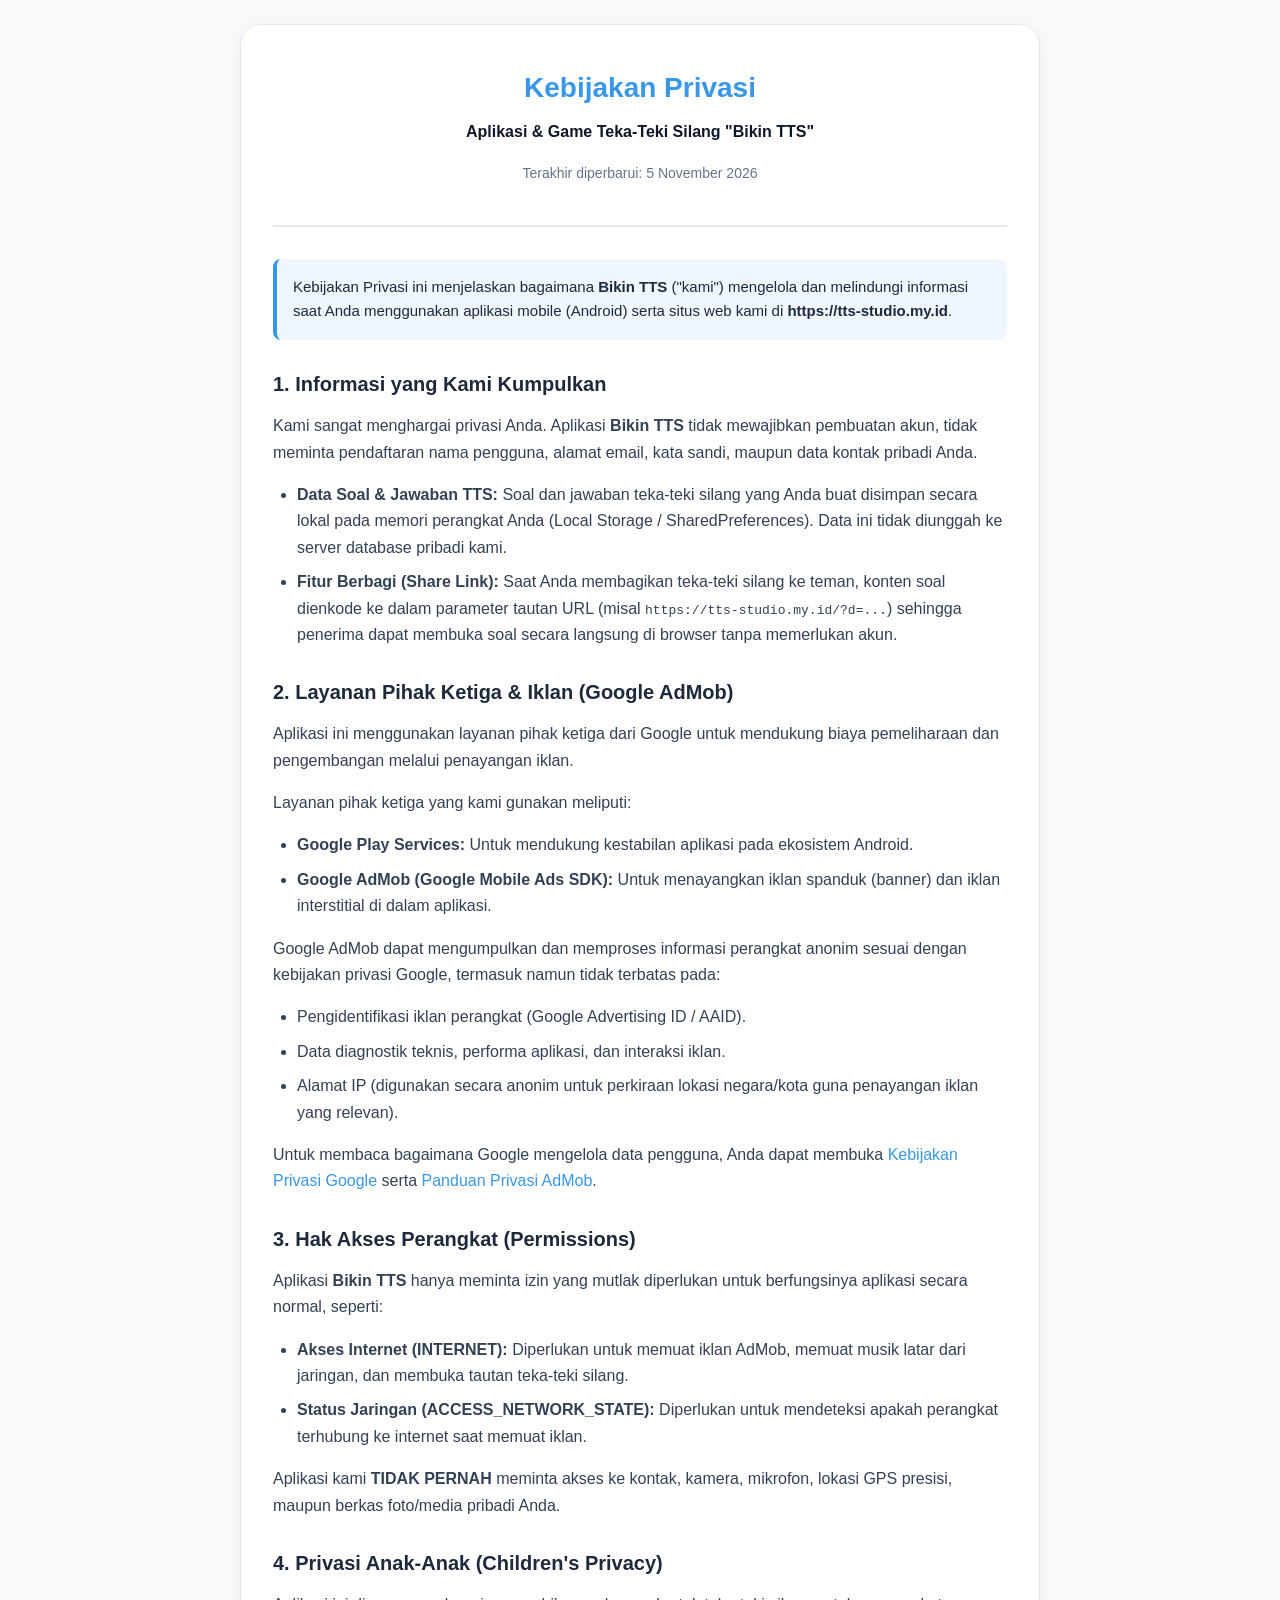
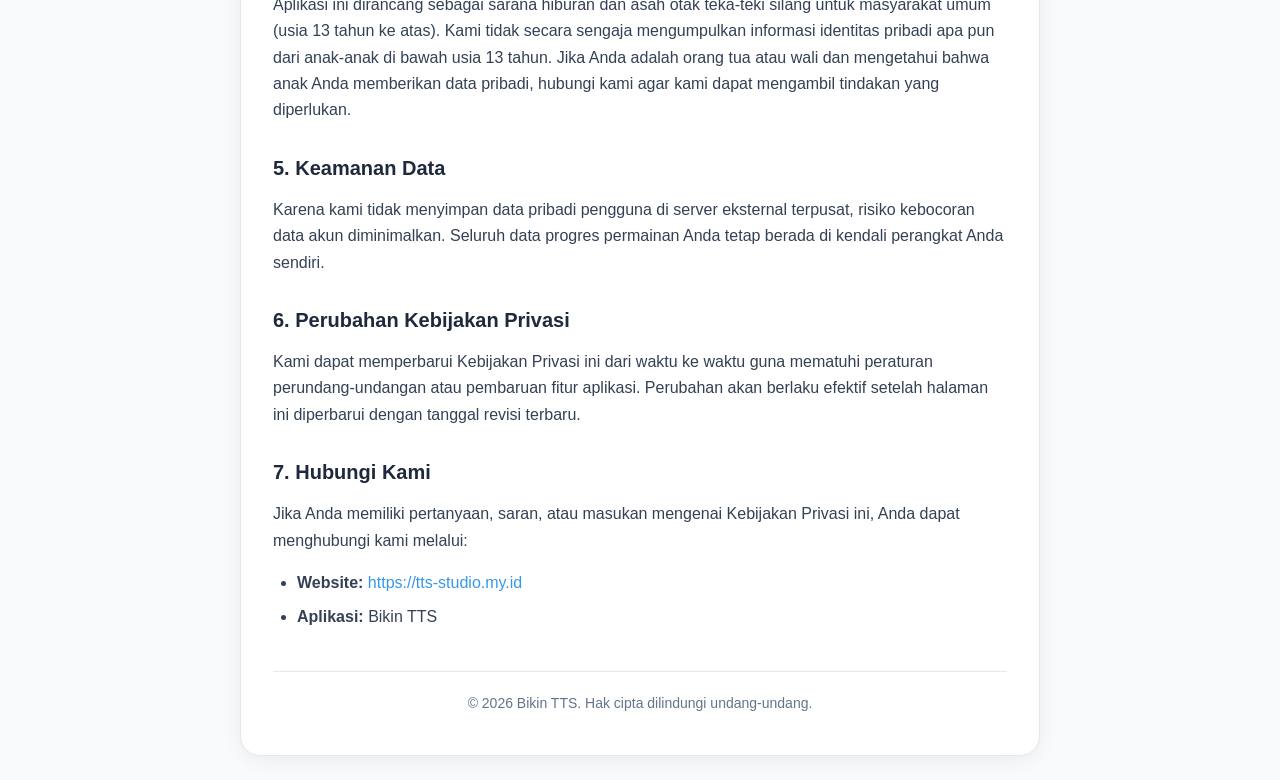
<file: privacy.html>
<!DOCTYPE html>
<html lang="id">
<head>
  <meta charset="UTF-8">
  <meta name="viewport" content="width=device-width, initial-scale=1.0">
  <title>Kebijakan Privasi - Bikin TTS</title>
  <link rel="icon" type="image/png" href="favicon.png"/>
  <style>
    :root {
      --primary: #3897E6;
      --primary-dark: #1E40AF;
      --bg: #F8FAFC;
      --card-bg: #FFFFFF;
      --text: #1E293B;
      --text-muted: #64748B;
      --border: #E2E8F0;
    }
    * {
      box-sizing: border-box;
      margin: 0;
      padding: 0;
    }
    body {
      font-family: -apple-system, BlinkMacSystemFont, "Segoe UI", Roboto, Helvetica, Arial, sans-serif;
      background-color: var(--bg);
      color: var(--text);
      line-height: 1.65;
      padding: 24px 16px;
    }
    .container {
      max-width: 800px;
      margin: 0 auto;
      background: var(--card-bg);
      padding: 40px 32px;
      border-radius: 20px;
      box-shadow: 0 4px 20px rgba(0,0,0,0.06);
      border: 1px solid var(--border);
    }
    .header {
      text-align: center;
      margin-bottom: 32px;
      padding-bottom: 24px;
      border-bottom: 2px solid var(--border);
    }
    h1 {
      color: var(--primary);
      font-size: 28px;
      margin-bottom: 8px;
    }
    .updated {
      color: var(--text-muted);
      font-size: 14px;
    }
    h2 {
      font-size: 20px;
      color: var(--text);
      margin-top: 28px;
      margin-bottom: 12px;
      display: flex;
      align-items: center;
      gap: 8px;
    }
    p, ul {
      margin-bottom: 16px;
      color: #334155;
    }
    ul {
      padding-left: 24px;
    }
    li {
      margin-bottom: 8px;
    }
    a {
      color: var(--primary);
      text-decoration: none;
      font-weight: 500;
    }
    a:hover {
      text-decoration: underline;
    }
    .note-box {
      background: #EFF6FF;
      border-left: 4px solid var(--primary);
      padding: 16px;
      border-radius: 8px;
      margin: 20px 0;
      font-size: 15px;
    }
    .footer {
      text-align: center;
      margin-top: 40px;
      padding-top: 20px;
      border-top: 1px solid var(--border);
      color: var(--text-muted);
      font-size: 14px;
    }
  </style>
</head>
<body>
  <div class="container">
    <div class="header">
      <h1>Kebijakan Privasi</h1>
      <p style="font-weight: 600; color: #0F172A;">Aplikasi & Game Teka-Teki Silang "Bikin TTS"</p>
      <p class="updated">Terakhir diperbarui: 5 November 2026</p>
    </div>

    <div class="note-box">
      Kebijakan Privasi ini menjelaskan bagaimana <strong>Bikin TTS</strong> ("kami") mengelola dan melindungi informasi saat Anda menggunakan aplikasi mobile (Android) serta situs web kami di <strong>https://tts-studio.my.id</strong>.
    </div>

    <h2>1. Informasi yang Kami Kumpulkan</h2>
    <p>Kami sangat menghargai privasi Anda. Aplikasi <strong>Bikin TTS</strong> tidak mewajibkan pembuatan akun, tidak meminta pendaftaran nama pengguna, alamat email, kata sandi, maupun data kontak pribadi Anda.</p>
    <ul>
      <li><strong>Data Soal & Jawaban TTS:</strong> Soal dan jawaban teka-teki silang yang Anda buat disimpan secara lokal pada memori perangkat Anda (Local Storage / SharedPreferences). Data ini tidak diunggah ke server database pribadi kami.</li>
      <li><strong>Fitur Berbagi (Share Link):</strong> Saat Anda membagikan teka-teki silang ke teman, konten soal dienkode ke dalam parameter tautan URL (misal <code>https://tts-studio.my.id/?d=...</code>) sehingga penerima dapat membuka soal secara langsung di browser tanpa memerlukan akun.</li>
    </ul>

    <h2>2. Layanan Pihak Ketiga & Iklan (Google AdMob)</h2>
    <p>Aplikasi ini menggunakan layanan pihak ketiga dari Google untuk mendukung biaya pemeliharaan dan pengembangan melalui penayangan iklan.</p>
    <p>Layanan pihak ketiga yang kami gunakan meliputi:</p>
    <ul>
      <li><strong>Google Play Services:</strong> Untuk mendukung kestabilan aplikasi pada ekosistem Android.</li>
      <li><strong>Google AdMob (Google Mobile Ads SDK):</strong> Untuk menayangkan iklan spanduk (banner) dan iklan interstitial di dalam aplikasi.</li>
    </ul>
    <p>Google AdMob dapat mengumpulkan dan memproses informasi perangkat anonim sesuai dengan kebijakan privasi Google, termasuk namun tidak terbatas pada:</p>
    <ul>
      <li>Pengidentifikasi iklan perangkat (Google Advertising ID / AAID).</li>
      <li>Data diagnostik teknis, performa aplikasi, dan interaksi iklan.</li>
      <li>Alamat IP (digunakan secara anonim untuk perkiraan lokasi negara/kota guna penayangan iklan yang relevan).</li>
    </ul>
    <p>Untuk membaca bagaimana Google mengelola data pengguna, Anda dapat membuka <a href="https://policies.google.com/privacy" target="_blank" rel="noopener">Kebijakan Privasi Google</a> serta <a href="https://support.google.com/admob/answer/6128543" target="_blank" rel="noopener">Panduan Privasi AdMob</a>.</p>

    <h2>3. Hak Akses Perangkat (Permissions)</h2>
    <p>Aplikasi <strong>Bikin TTS</strong> hanya meminta izin yang mutlak diperlukan untuk berfungsinya aplikasi secara normal, seperti:</p>
    <ul>
      <li><strong>Akses Internet (INTERNET):</strong> Diperlukan untuk memuat iklan AdMob, memuat musik latar dari jaringan, dan membuka tautan teka-teki silang.</li>
      <li><strong>Status Jaringan (ACCESS_NETWORK_STATE):</strong> Diperlukan untuk mendeteksi apakah perangkat terhubung ke internet saat memuat iklan.</li>
    </ul>
    <p>Aplikasi kami <strong>TIDAK PERNAH</strong> meminta akses ke kontak, kamera, mikrofon, lokasi GPS presisi, maupun berkas foto/media pribadi Anda.</p>

    <h2>4. Privasi Anak-Anak (Children's Privacy)</h2>
    <p>Aplikasi ini dirancang sebagai sarana hiburan dan asah otak teka-teki silang untuk masyarakat umum (usia 13 tahun ke atas). Kami tidak secara sengaja mengumpulkan informasi identitas pribadi apa pun dari anak-anak di bawah usia 13 tahun. Jika Anda adalah orang tua atau wali dan mengetahui bahwa anak Anda memberikan data pribadi, hubungi kami agar kami dapat mengambil tindakan yang diperlukan.</p>

    <h2>5. Keamanan Data</h2>
    <p>Karena kami tidak menyimpan data pribadi pengguna di server eksternal terpusat, risiko kebocoran data akun diminimalkan. Seluruh data progres permainan Anda tetap berada di kendali perangkat Anda sendiri.</p>

    <h2>6. Perubahan Kebijakan Privasi</h2>
    <p>Kami dapat memperbarui Kebijakan Privasi ini dari waktu ke waktu guna mematuhi peraturan perundang-undangan atau pembaruan fitur aplikasi. Perubahan akan berlaku efektif setelah halaman ini diperbarui dengan tanggal revisi terbaru.</p>

    <h2>7. Hubungi Kami</h2>
    <p>Jika Anda memiliki pertanyaan, saran, atau masukan mengenai Kebijakan Privasi ini, Anda dapat menghubungi kami melalui:</p>
    <ul>
      <li><strong>Website:</strong> <a href="https://tts-studio.my.id">https://tts-studio.my.id</a></li>
      <li><strong>Aplikasi:</strong> Bikin TTS</li>
    </ul>

    <div class="footer">
      &copy; 2026 Bikin TTS. Hak cipta dilindungi undang-undang.
    </div>
  </div>
</body>
</html>
</file>
